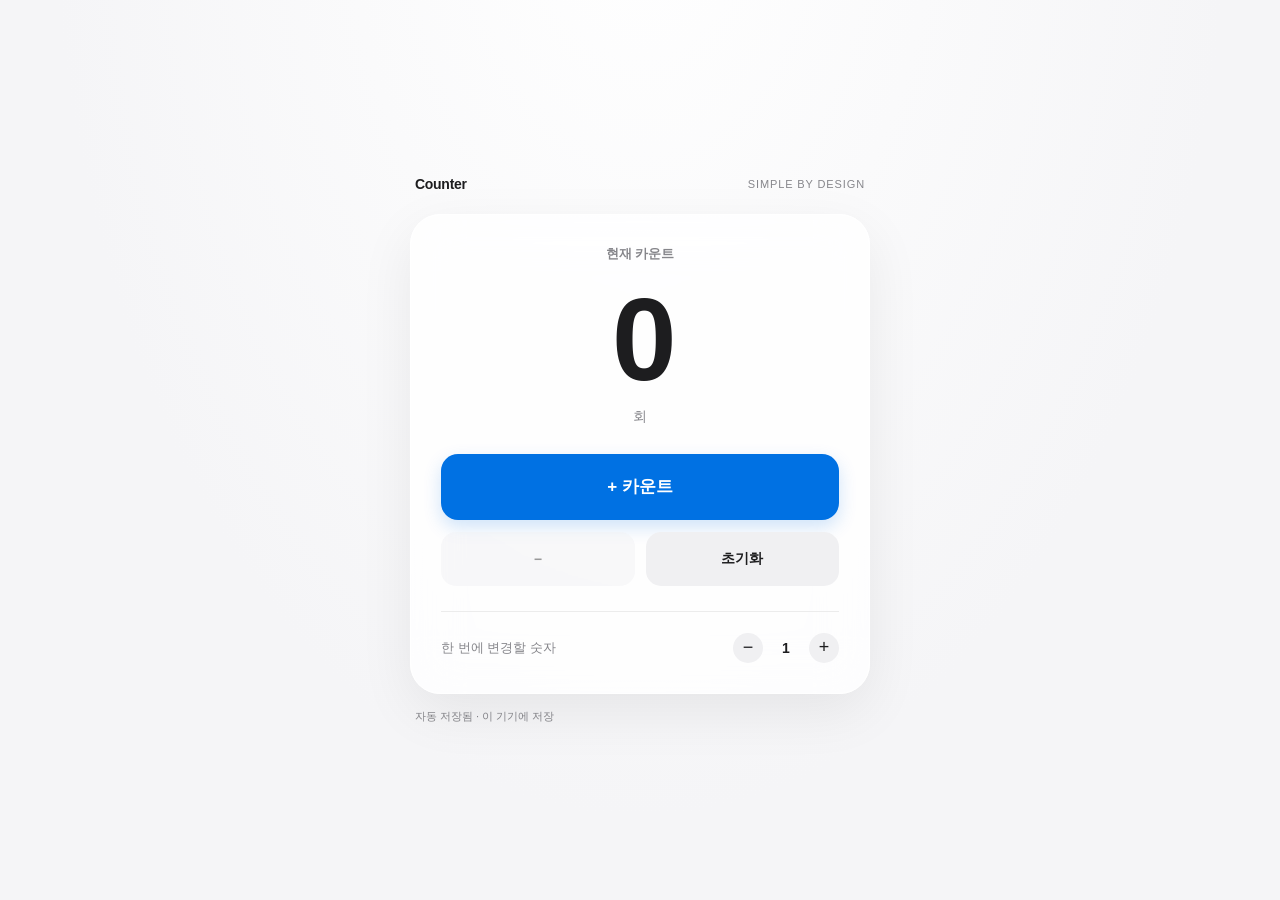
<file: simpleclicker/apple-style-counter.html>
<!DOCTYPE html>
<html lang="ko">
<head>
  <meta charset="UTF-8">
  <meta name="viewport" content="width=device-width, initial-scale=1">
  <meta name="theme-color" content="#f5f5f7">
  <link rel="icon" type="image/png" href="favicon.png">
  <title>클릭 카운터 웹 앱</title>
  <style>
    :root {
      color-scheme: light;
      --bg: #f5f5f7;
      --ink: #1d1d1f;
      --muted: #86868b;
      --blue: #0071e3;
      --line: rgba(0, 0, 0, .07);
    }

    * {
      box-sizing: border-box;
    }

    body {
      margin: 0;
      min-height: 100vh;
      padding: 26px 18px;
      display: grid;
      place-items: center;
      background: radial-gradient(ellipse at 50% -15%, #fff, #f5f5f7 65%);
      color: var(--ink);
      font-family: -apple-system, BlinkMacSystemFont, "SF Pro Display", "Helvetica Neue", Arial, sans-serif;
      -webkit-font-smoothing: antialiased;
    }

    button {
      font: inherit;
      border: 0;
      cursor: pointer;
      transition: transform .14s, background .18s;
    }

    button:active {
      transform: scale(.97);
    }

    button:focus-visible {
      outline: 3px solid #0071e355;
      outline-offset: 3px;
    }

    .app {
      width: min(100%, 460px);
    }

    .header {
      display: flex;
      justify-content: space-between;
      align-items: center;
      margin: 0 5px 22px;
    }

    .wordmark {
      font-size: 14px;
      font-weight: 700;
      letter-spacing: -.02em;
    }

    .note {
      font-size: 11px;
      color: var(--muted);
      letter-spacing: .08em;
      text-transform: uppercase;
    }

    .card {
      background: rgba(255, 255, 255, .8);
      backdrop-filter: blur(24px);
      -webkit-backdrop-filter: blur(24px);
      border: 1px solid #ffffff;
      border-radius: 30px;
      padding: 30px;
      box-shadow: 0 18px 55px #00000012;
    }

    .label {
      text-align: center;
      color: var(--muted);
      font-size: 13px;
      font-weight: 600;
    }

    .number {
      text-align: center;
      margin: 18px 0 2px;
      font-size: clamp(82px, 20vw, 116px);
      line-height: 1.02;
      font-weight: 650;
      letter-spacing: -.075em;
      font-variant-numeric: tabular-nums;
      overflow-wrap: anywhere;
    }

    .unit {
      text-align: center;
      color: var(--muted);
      font-size: 14px;
      margin: 8px 0 28px;
    }

    .primary {
      width: 100%;
      height: 66px;
      border-radius: 17px;
      background: var(--blue);
      color: white;
      font-size: 17px;
      font-weight: 650;
      box-shadow: 0 7px 18px #0071e330;
    }

    .primary:hover {
      background: #0077ed;
    }

    .actions {
      display: grid;
      grid-template-columns: 1fr 1fr;
      gap: 11px;
      margin-top: 12px;
    }

    .secondary {
      height: 54px;
      border-radius: 15px;
      background: #f0f0f2;
      color: var(--ink);
      font-size: 14px;
      font-weight: 600;
    }

    .secondary:hover, .stepper button:hover {
      background: #e7e7ea;
    }

    .step-row {
      display: flex;
      justify-content: space-between;
      align-items: center;
      margin-top: 25px;
      padding-top: 21px;
      border-top: 1px solid var(--line);
    }

    .step-label {
      font-size: 13px;
      color: var(--muted);
    }

    .stepper {
      display: flex;
      align-items: center;
      gap: 13px;
    }

    .stepper button {
      width: 30px;
      height: 30px;
      border-radius: 50%;
      background: #f0f0f2;
      color: var(--ink);
      font-size: 18px;
    }

    .step-value {
      min-width: 20px;
      text-align: center;
      font-size: 14px;
      font-weight: 650;
      font-variant-numeric: tabular-nums;
    }

    .footer {
      display: flex;
      justify-content: space-between;
      align-items: center;
      padding: 15px 5px 0;
      color: var(--muted);
      font-size: 11px;
    }

    .clear {
      background: transparent;
      color: var(--muted);
      font-size: 11px;
      padding: 5px;
    }

    .clear:hover {
      color: var(--ink);
    }

    .toast {
      position: fixed;
      bottom: 25px;
      left: 50%;
      transform: translate(-50%, 12px);
      opacity: 0;
      background: #1d1d1f;
      color: white;
      padding: 11px 16px;
      border-radius: 999px;
      font-size: 13px;
      transition: .2s;
      pointer-events: none;
      white-space: nowrap;
    }

    .toast.show {
      opacity: 1;
      transform: translate(-50%, 0);
    }

    @media (max-width: 420px) {
      .card {
        padding: 24px 20px;
        border-radius: 25px;
      }
      .header {
        margin-bottom: 17px;
      }
    }

    @media (prefers-reduced-motion: reduce) {
      * {
        transition: none !important;
      }
    }
  </style>
</head>
<body>
  <main class="app">
    <header class="header">
      <div class="wordmark">Counter</div>
      <div class="note">Simple by design</div>
    </header>

    <section class="card" aria-label="클릭 카운터">
      <div class="label">현재 카운트</div>
      <div class="number" id="count" aria-live="polite">0</div>
      <div class="unit">회</div>
      
      <button class="primary" id="add">+ 카운트</button>
      
      <div class="actions">
        <button class="secondary" id="minus">−</button>
        <button class="secondary" id="reset">초기화</button>
      </div>

      <div class="step-row">
        <div class="step-label">한 번에 변경할 숫자</div>
        <div class="stepper">
          <button id="stepDown" aria-label="단위 감소">−</button>
          <span class="step-value" id="step">1</span>
          <button id="stepUp" aria-label="단위 증가">+</button>
        </div>
      </div>
    </section>

    <footer class="footer">
      <span id="saved">자동 저장 · 이 기기에 저장</span>
    </footer>
  </main>

  <div class="toast" id="toast" role="status" aria-live="polite"></div>

  <script>
    (() => {
      const KEY = "apple-style-counter-v1";
      let state = { count: 0, step: 1 };

      try {
        state = { ...state, ...JSON.parse(localStorage.getItem(KEY) || "{}") };
      } catch {}

      state.count = Number.isFinite(state.count) ? Math.max(0, Math.floor(state.count)) : 0;
      state.step = Number.isFinite(state.step) ? Math.min(999, Math.max(1, Math.floor(state.step))) : 1;

      const $ = id => document.getElementById(id);
      let timer;

      function render() {
        $("count").textContent = state.count.toLocaleString("ko-KR");
        $("step").textContent = state.step.toLocaleString("ko-KR");
        $("minus").disabled = state.count === 0;
        $("minus").style.opacity = state.count === 0 ? ".45" : "1";

        try {
          localStorage.setItem(KEY, JSON.stringify(state));
          $("saved").textContent = "자동 저장됨 · 이 기기에 저장";
        } catch {
          $("saved").textContent = "브라우저 저장을 사용할 수 없음";
        }
      }

      function toast(msg) {
        $("toast").textContent = msg;
        $("toast").classList.add("show");
        clearTimeout(timer);
        timer = setTimeout(() => $("toast").classList.remove("show"), 1700);
      }

      $("add").onclick = () => {
        state.count += state.step;
        render();
      };

      $("minus").onclick = () => {
        state.count = Math.max(0, state.count - state.step);
        render();
      };

      $("reset").onclick = () => {
        if (!state.count) return toast("이미 0이에요.");
        state.count = 0;
        render();
        toast("카운터를 초기화했어요.");
      };

      $("stepDown").onclick = () => {
        state.step = Math.max(1, state.step - 1);
        render();
      };

      $("stepUp").onclick = () => {
        state.step = Math.min(999, state.step + 1);
        render();
      };

      document.addEventListener("keydown", e => {
        if (e.code === "Space" && !["BUTTON", "INPUT", "TEXTAREA"].includes(document.activeElement.tagName)) {
          e.preventDefault();
          state.count += state.step;
          render();
        }
      });

      render();
    })();
  </script>
</body>
</html>
</file>
